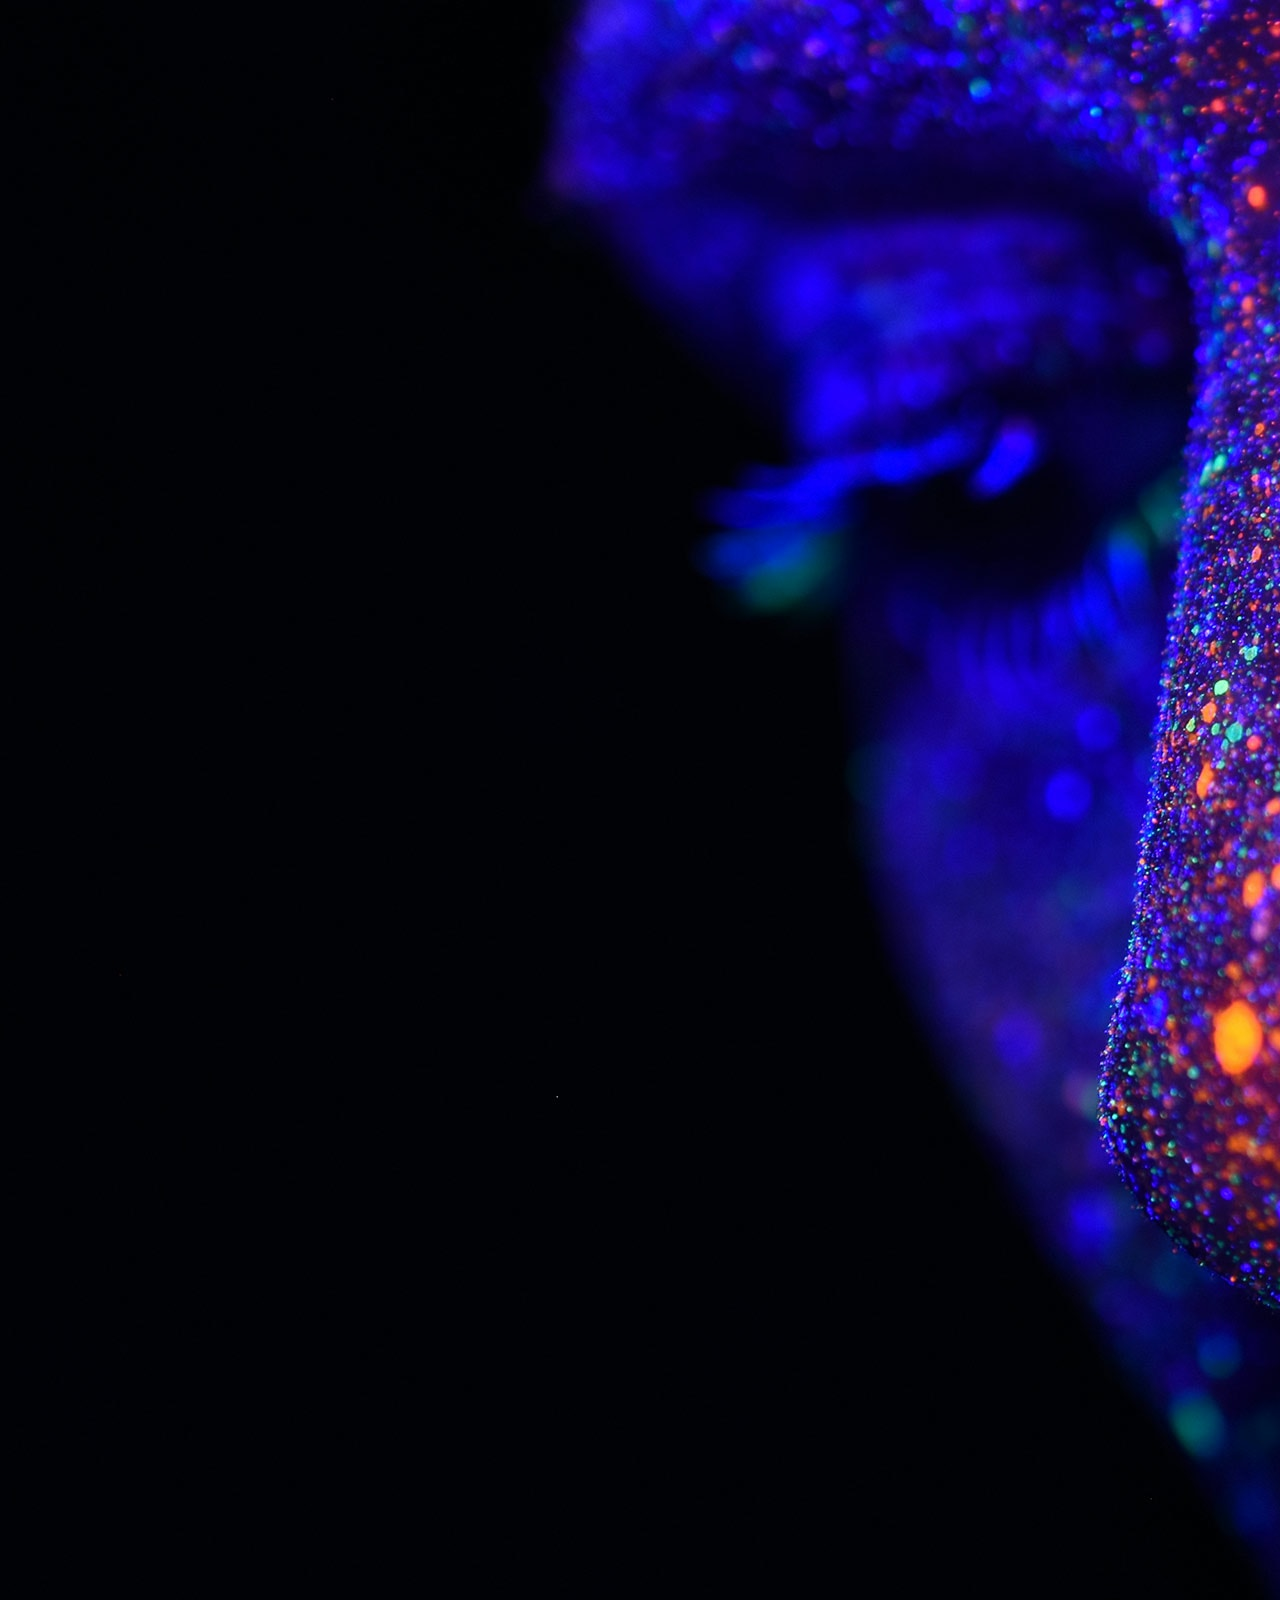
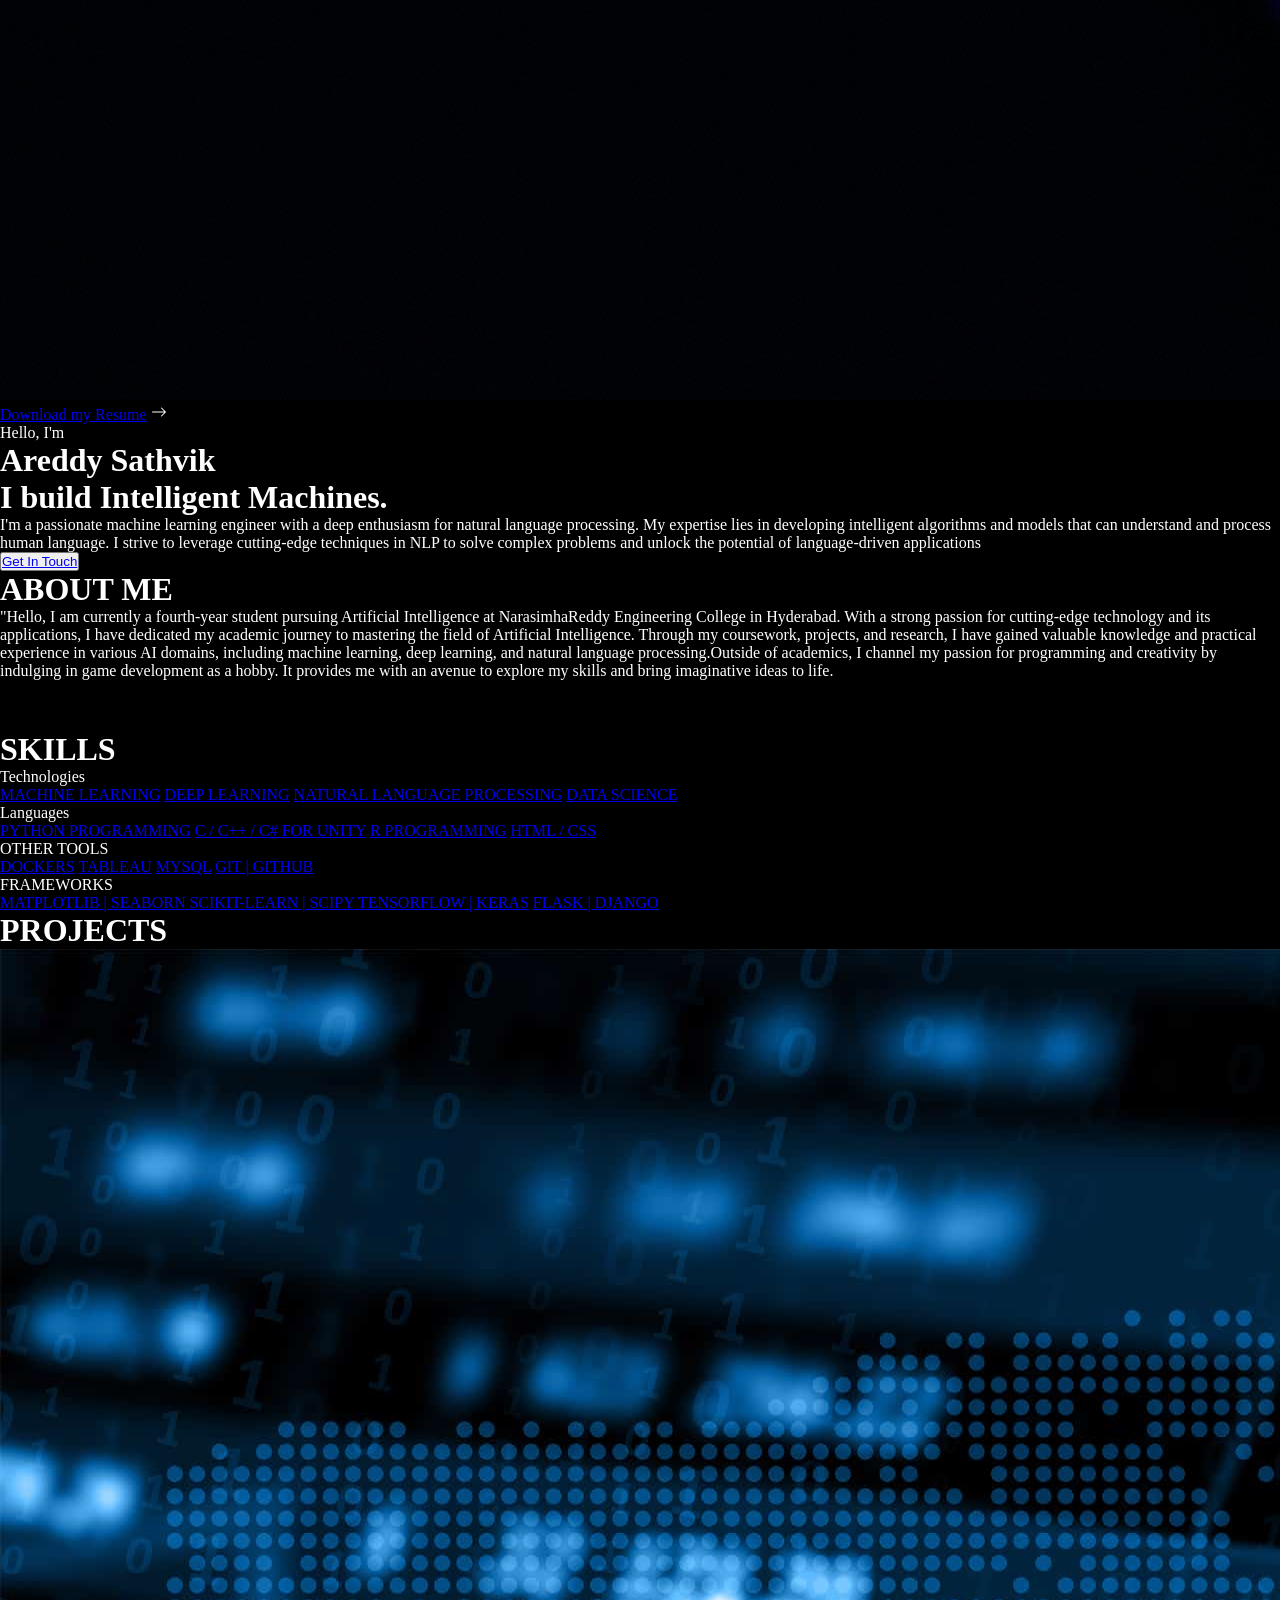
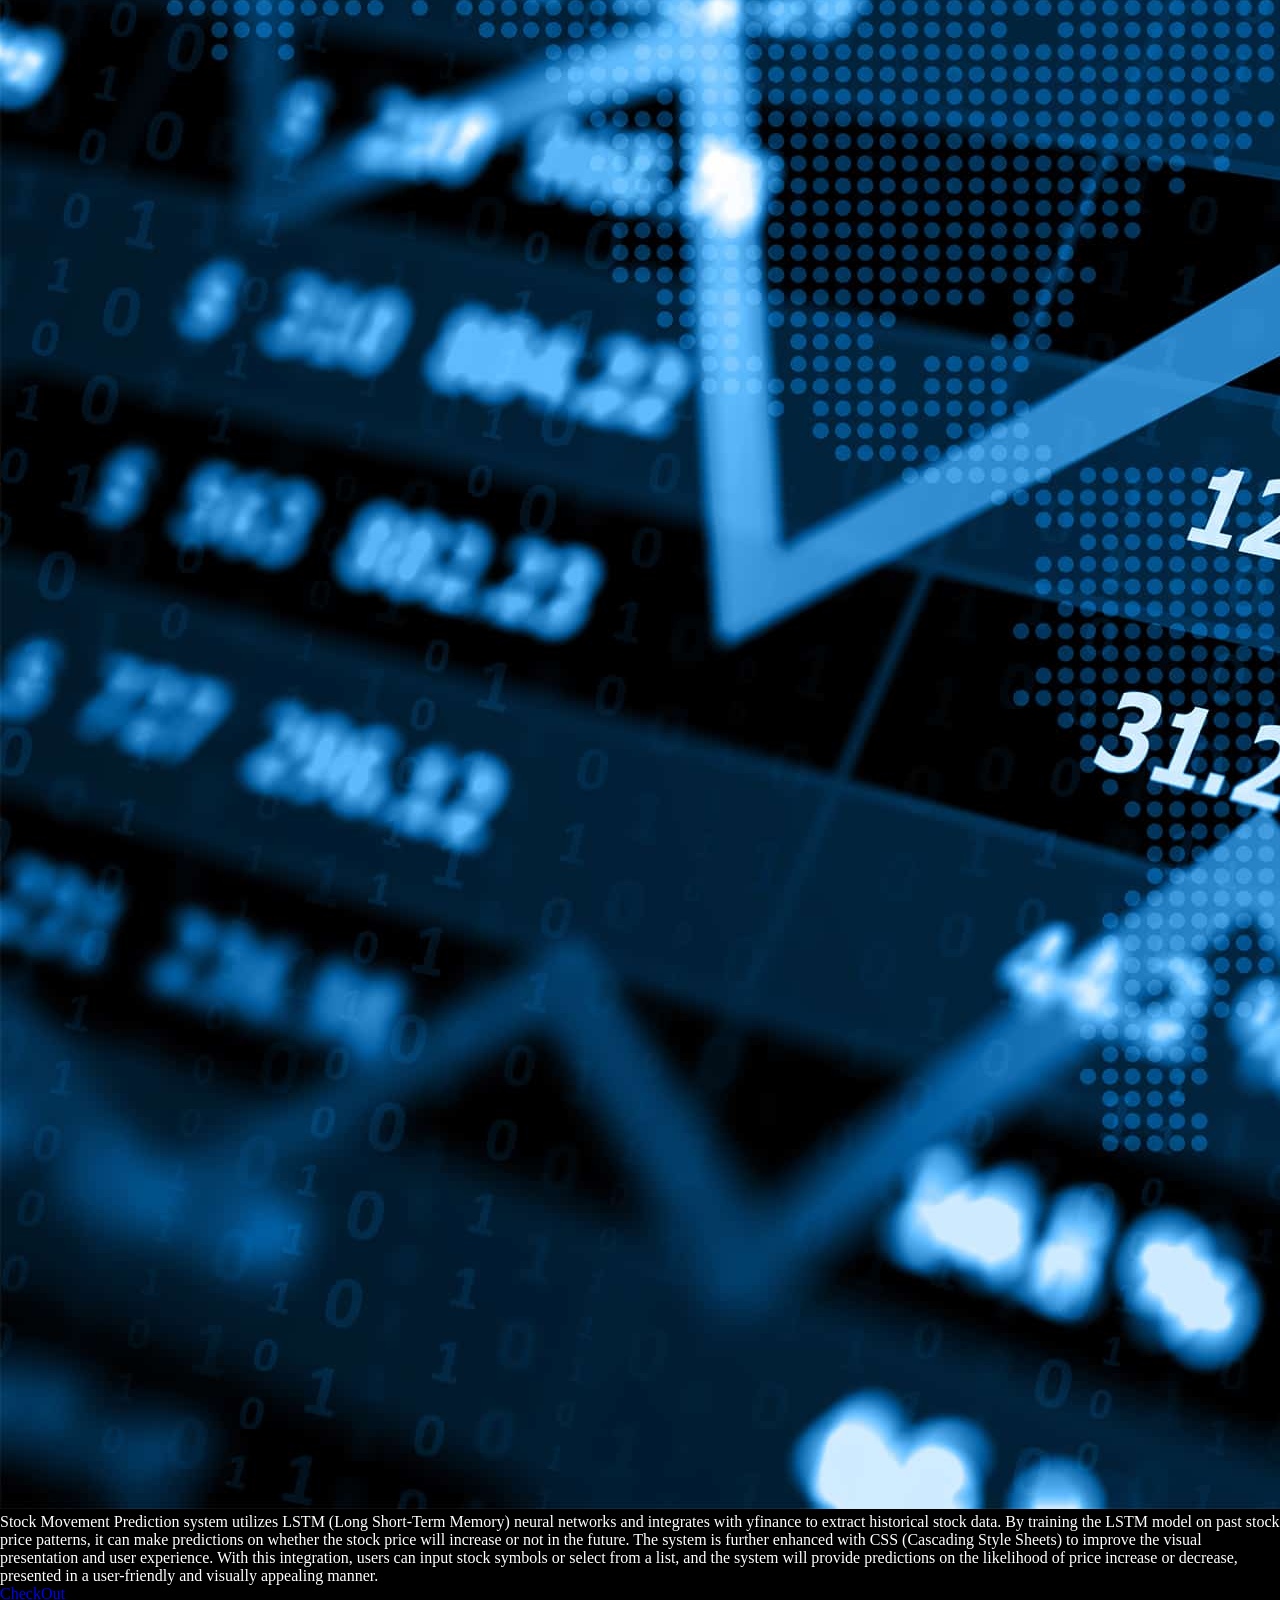
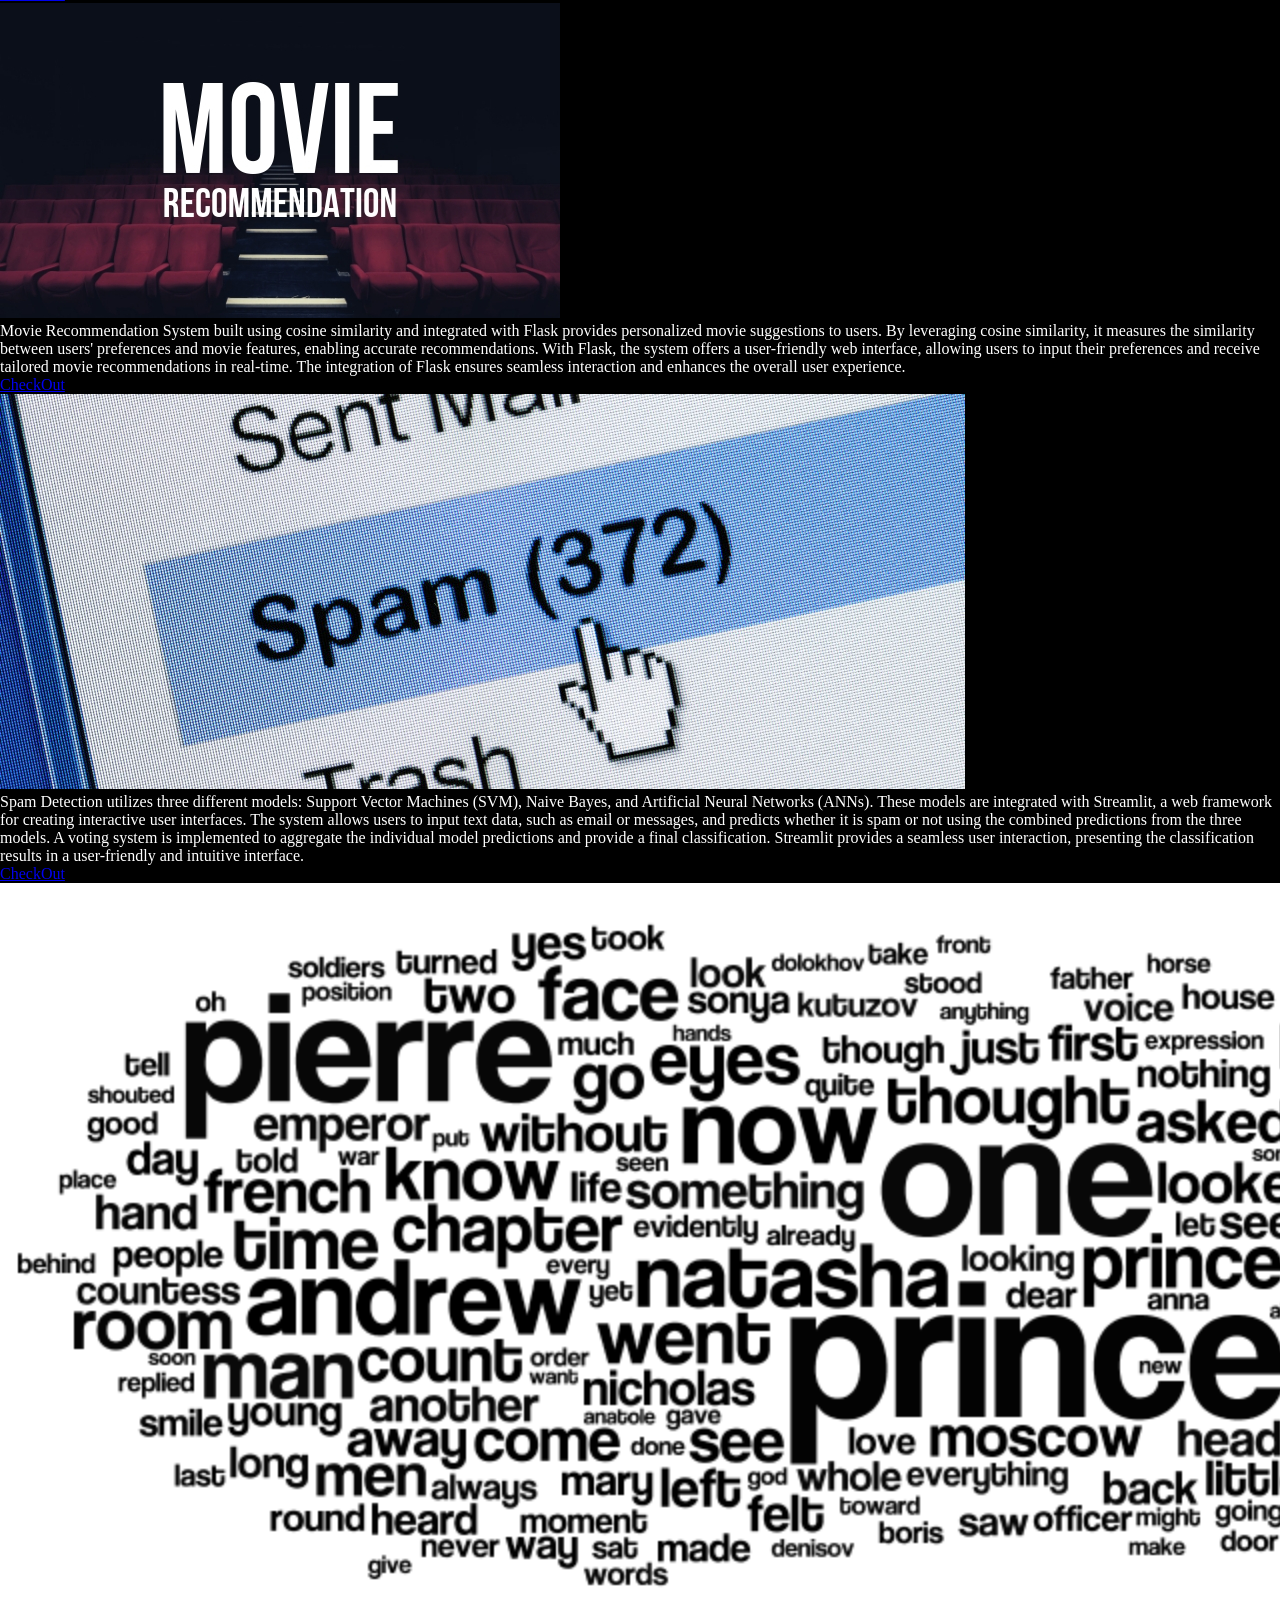
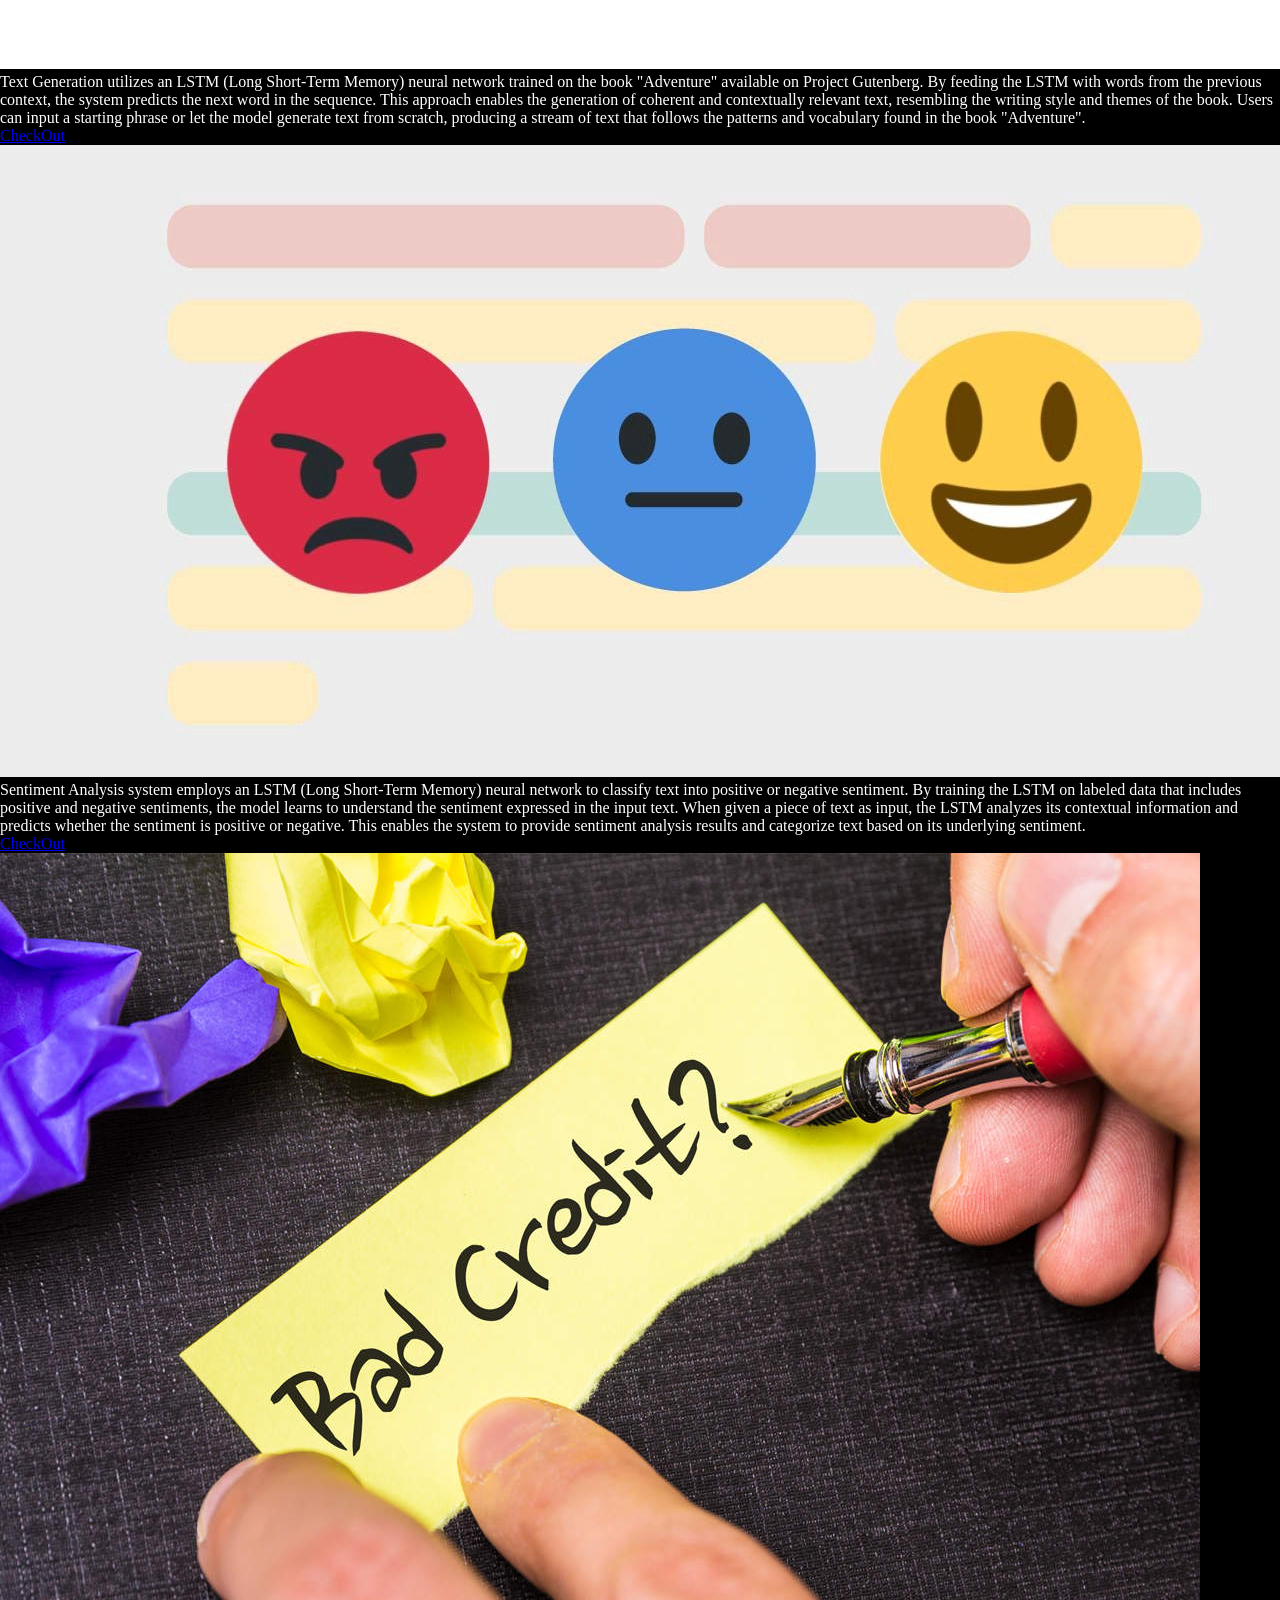
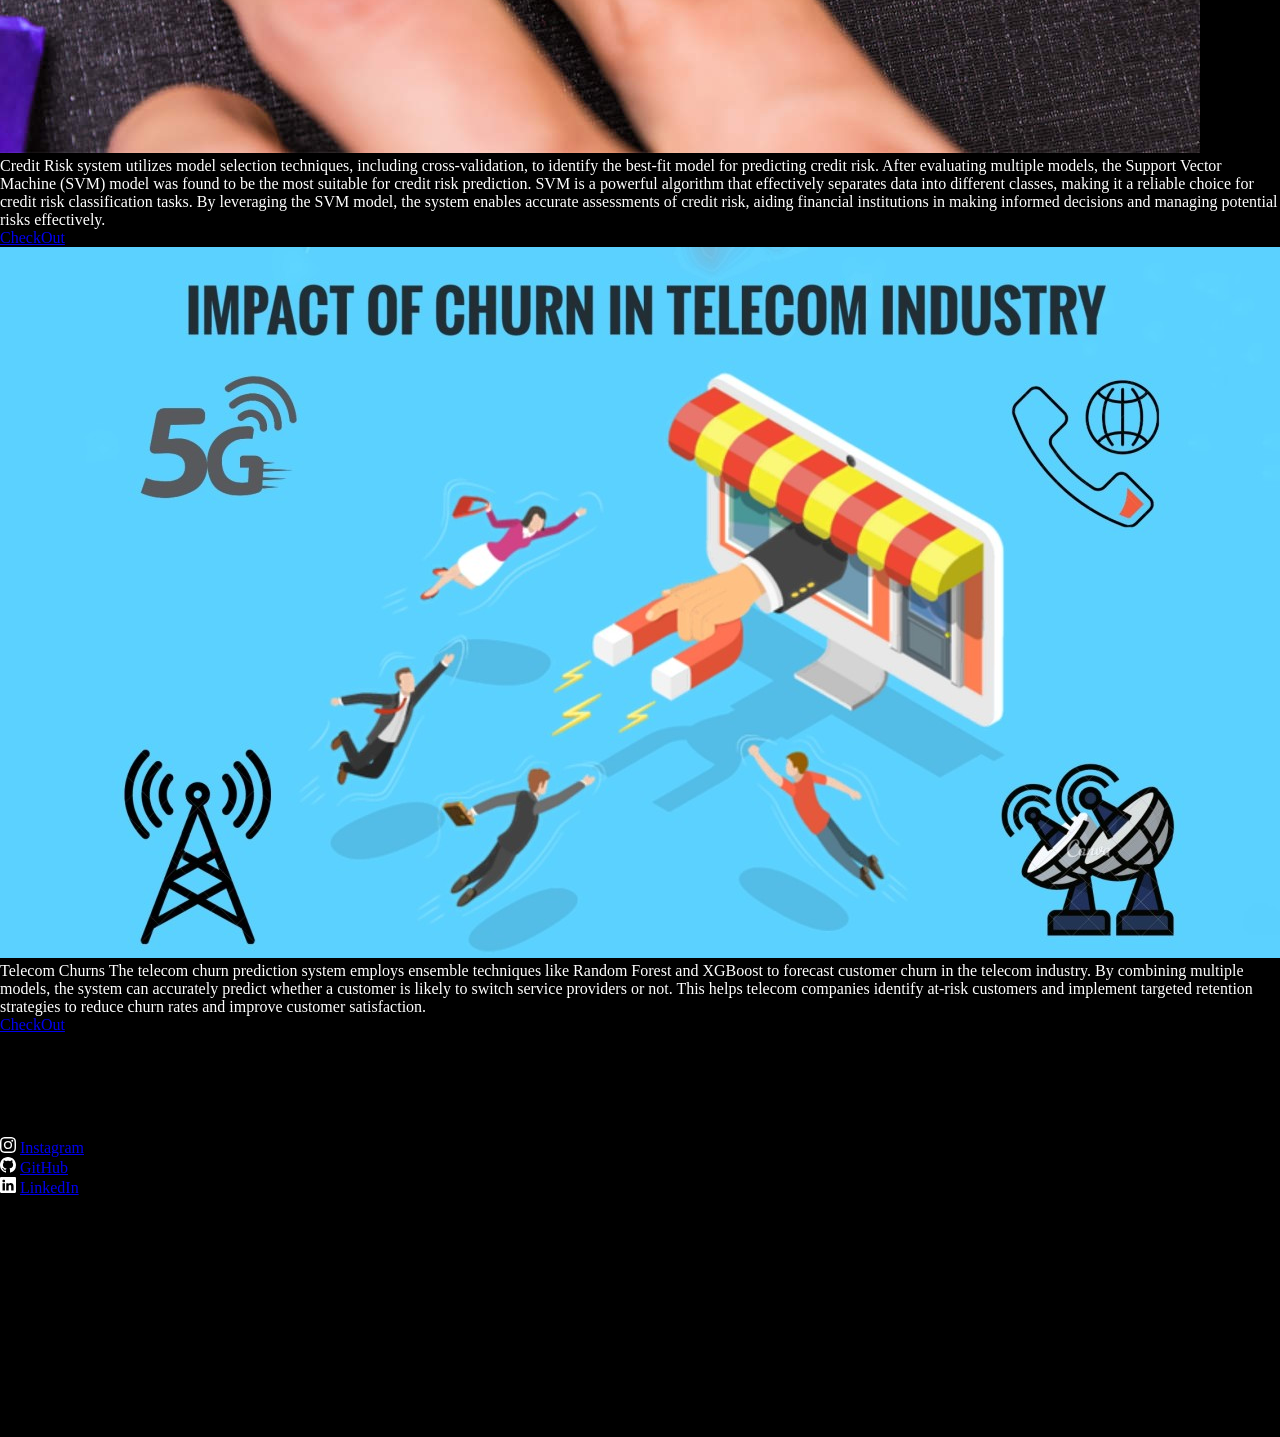
<file: Pages/index.html>
<!DOCTYPE html>
<html lang="en">
   <head>
      <meta charset="UTF-8">
      <meta name="viewport" content="width=device-width, initial-scale=1.0">
      <link rel="stylesheet" href="../CSS/style.css">
      <link rel="preconnect" href="https://fonts.googleapis.com">
      <link rel="preconnect" href="https://fonts.gstatic.com" crossorigin>
      <link href="https://fonts.googleapis.com/css2?family=Poppins:ital,wght@0,200;0,500;0,600;0,800;0,900;1,100;1,500&display=swap" rel="stylesheet">
      <link rel="preconnect" href="https://fonts.googleapis.com">
      <link rel="preconnect" href="https://fonts.gstatic.com" crossorigin>
      <link href="https://fonts.googleapis.com/css2?family=Lilita+One&display=swap" rel="stylesheet">
      <i class="bi bi-linkedin"></i>
      <i class="bi bi-instagram"></i>
      <i class="bi bi-github"></i>
      <i class="bi bi-arrow-right"></i> 
      <title>Areddy-Sathvik</title>
   </head>
   <body>
      <div class="header">
         <img src="../Static/main.jpg" alt="">
      </div>
      <div class="resume">
         <a href="../Static/AreddySATHVIKREDDY_RESUME(1).docx" download>Download my Resume</a>
         <svg xmlns="http://www.w3.org/2000/svg" width="16" height="16" fill="currentColor" class="bi bi-arrow-right" viewBox="0 0 16 16">
            <path fill-rule="evenodd" d="M1 8a.5.5 0 0 1 .5-.5h11.793l-3.147-3.146a.5.5 0 0 1 .708-.708l4 4a.5.5 0 0 1 0 .708l-4 4a.5.5 0 0 1-.708-.708L13.293 8.5H1.5A.5.5 0 0 1 1 8z"/>
         </svg>
      </div>
      <div class="name-section">
         <p>Hello, I'm</p>
         <h1 class="name_id">Areddy Sathvik</h1>
         <h1>I build Intelligent Machines.</h1>
         <p>I'm a passionate machine learning engineer with a deep enthusiasm for natural language processing.
            My expertise lies in developing intelligent algorithms and models that can understand and process human language. 
            I strive to leverage cutting-edge techniques in NLP to solve complex problems and unlock the potential of language-driven 
            applications
         </p>
         <button><a href="mailto:areddisathvik.com">Get In Touch </a></button>
      </div>
      <!-- about -->
      <div class="ABOUT">
         <h1>ABOUT ME</h1>
         <p>"Hello, I am currently a fourth-year student pursuing Artificial Intelligence at NarasimhaReddy Engineering College in Hyderabad.
            With a strong passion for cutting-edge technology and its applications, I have dedicated my
            academic journey to mastering the field of Artificial Intelligence. Through my coursework, projects, 
            and research, I have gained valuable knowledge and practical experience in various AI domains, including machine 
            learning, deep learning, and natural language processing.Outside of academics, I channel my passion for programming 
            and creativity by indulging in game development as a hobby. It provides me with an avenue to explore my skills and bring 
            imaginative ideas to life.
         </p>
      </div>
      <!-- skills -->
      <div class="skills">
      <h1>SKILLS</h1>
      <div class="contents">
         <div class="AREAS">
            <ul>
               <p>Technologies</p>
               <li>
                  <a href="https://en.wikipedia.org/wiki/Machine_learning" target="_blank">MACHINE LEARNING</a>
                  <a href="https://en.wikipedia.org/wiki/Deep_learning" target="_blank">DEEP LEARNING</a>
                  <a href="https://en.wikipedia.org/wiki/Natural_language_processing" target="_blank">NATURAL LANGUAGE PROCESSING</a>
                  <a href="https://en.wikipedia.org/wiki/Data_science" target="_blank">DATA SCIENCE</a>
               </li>
            </ul>
         </div>
         <div class="AREAS">
            <ul>
               <p>Languages</p>
               <li>
                  <a href="https://en.wikipedia.org/wiki/Python_programming" target="_blank">PYTHON PROGRAMMING</a>
                  <a href="https://en.wikipedia.org/wiki/C_programming" target="_blank">C / C++ / C# FOR UNITY</a>
                  <a href="https://en.wikipedia.org/wiki/R_programming" target="_blank">R PROGRAMMING</a>
                  <a href="https://en.wikipedia.org/wiki/HTML" target="_blank">HTML / CSS</a>
               </li>
            </ul>
         </div>
      </div>
      <div class="contents">
         <div class="AREAS">
            <ul>
               <p>OTHER TOOLS</p>
               <li>
                  <a href="https://en.wikipedia.org/wiki/Dockers" target="_blank">DOCKERS</a>
                  <a href="https://en.wikipedia.org/wiki/Tableau" target="_blank">TABLEAU</a>
                  <a href="https://en.wikipedia.org/wiki/Mysql" target="_blank">MYSQL</a>
                  <a href="https://en.wikipedia.org/wiki/Git_hub" target="_blank">GIT | GITHUB</a>
               </li>
            </ul>
         </div>
         <div class="AREAS">
            <ul>
               <p>FRAMEWORKS</p>
               <li>
                  <a href="https://en.wikipedia.org/wiki/Matplotlib" target="_blank">MATPLOTLIB | SEABORN </a>
                  <a href="https://en.wikipedia.org/wiki/Scikit-learn" target="_blank">SCIKIT-LEARN | SCIPY </a>
                  <a href="https://en.wikipedia.org/wiki/Tensorflow" target="_blank">TENSORFLOW | KERAS</a>
                  <a href="https://en.wikipedia.org/wiki/Flask" target="_blank">FLASK | DJANGO</a>
               </li>
            </ul>
         </div>
      </div>
      <!-- projects -->
      <div class="projects">
         <h1>PROJECTS</h1>
      </div>
      <div class="images">
         <div class="p1">
            <img src="../Static/stocks.jpg" alt="">
            <p><span class="highlight">Stock Movement Prediction</span> system utilizes LSTM (Long Short-Term Memory) neural networks 
               and integrates with yfinance to extract historical stock data. By training the LSTM model on past stock price patterns, it can make predictions on whether the
               stock price will increase or not in the future. The system is further enhanced with CSS (Cascading Style Sheets) to improve the visual presentation and 
               user experience. With this integration, users can input stock symbols or select from a list, and the system will provide predictions on the likelihood of price increase or decrease,
               presented in a user-friendly and visually appealing manner. <br> 
               <a href="http://areddysathvikreddy.pythonanywhere.com/" class="CheckOUT" target="_blank">CheckOut</a>
            </p>
         </div>
         <div class="p1">
            <img src="../Static/Movie-Recommendation.jpg" alt="">
            <p><span class="highlight">Movie Recommendation System</span>  built using cosine similarity and integrated with Flask 
               provides personalized movie suggestions to users. By leveraging cosine similarity, it measures the similarity between 
               users' preferences and movie features, enabling accurate recommendations. With Flask, the system offers a user-friendly web interface, allowing users to 
               input their preferences and receive tailored movie recommendations in real-time. The integration of Flask ensures seamless 
               interaction and enhances the overall user experience. <br> 
               <a href="http://areddysathvik.pythonanywhere.com/" class="CheckOUT" target="_blank">CheckOut</a>
            </p>
         </div>
         <div class="p1">
            <img src="../Static/spam.jpg" alt="">
            <p><span class="highlight">Spam Detection</span> utilizes three different models: Support Vector Machines (SVM), Naive Bayes, and
               Artificial Neural Networks (ANNs). These models are integrated with Streamlit, a web framework for creating interactive user interfaces. The system allows users
               to input text data, such as email or messages, and predicts whether it is spam or not using the combined predictions from the three models. A voting system is implemented to
               aggregate the individual model predictions and provide a final classification. Streamlit provides a seamless user interaction, presenting the classification results in a user-friendly 
               and intuitive interface. <br>
               <a href="https://github.com/areddysathvik/SPAM-CLASSIFICATION" class="CheckOUT" target="_blank">CheckOut</a>
            </p>
         </div>
         <div class="p1">
            <img src="../Static/text.png" alt="">
            <p><span class="highlight">Text Generation</span> utilizes an LSTM (Long Short-Term Memory) neural network trained on 
               the book "Adventure" available on Project Gutenberg. By feeding the LSTM with words from the previous context, the system predicts the next word 
               in the sequence. This approach enables the generation of coherent and contextually relevant text, resembling the writing style and themes of the book. Users 
               can input a starting phrase or let the model
               generate text from scratch, producing a stream of text that follows
               the patterns and vocabulary found in the book "Adventure". <br>  
               <a href="https://github.com/areddysathvik/textGeneration" class="CheckOUT" target="_blank">CheckOut</a>
            </p>
         </div>
         <div class="p1">
            <img src="../Static/sentiment.jpeg" alt="">
            <p><span class="highlight">Sentiment Analysis</span> system employs an LSTM (Long Short-Term Memory) neural network 
               to classify text into positive or negative sentiment. By training the LSTM on labeled data that includes positive
               and negative sentiments, the model learns to understand the sentiment expressed in the input text. When given a piece 
               of text as input, the LSTM analyzes its contextual information and predicts whether the sentiment is positive or negative.
               This enables the system to provide sentiment analysis results and categorize text based on its underlying sentiment.
               <br> <a href="https://github.com/areddysathvik/Sentiment-Analysis" class="CheckOUT" target="_blank">CheckOut</a>
            </p>
         </div>
         <div class="p1">
            <img src="../Static/credit-istock.jpg" alt="">
            <p><span class="highlight">Credit Risk</span> system utilizes model selection techniques, including cross-validation, 
               to identify the best-fit model for predicting credit risk. After evaluating multiple models, the Support Vector Machine (SVM) 
               model was found to be the most suitable for credit risk prediction. SVM is a powerful algorithm that effectively separates data
               into different classes, making it a reliable choice for credit risk classification tasks. By leveraging the SVM model, the system 
               enables accurate assessments of credit risk, aiding financial institutions in making informed decisions and managing potential risks
               effectively. <br> <a href="https://github.com/areddysathvik/Credit-Risk-Prediction" class="CheckOUT" target="_blank">CheckOut</a>
            </p>
         </div>
         <div class="p1">
            <img src="../Static/churns.jpg" alt="">
            <p><span class="highlight">Telecom Churns</span> The telecom churn prediction system employs ensemble techniques 
               like Random Forest and XGBoost to forecast customer churn in the telecom industry. By combining multiple models,
               the system can accurately predict whether a customer is likely to switch service providers or not. This helps telecom 
               companies identify at-risk customers and implement targeted retention strategies to reduce churn rates and improve customer
               satisfaction. <br> <a href="https://github.com/areddysathvik/Telecom_Churns_predictions" class="CheckOUT" target="_blank">CheckOut</a>
            </p>
         </div>
      </div>
      <!-- footer -->
      <footer>
         <div class="instagram">
            <svg xmlns="http://www.w3.org/2000/svg" width="16" height="16" fill="currentColor" class="bi bi-instagram" viewBox="0 0 16 16">
               <path d="M8 0C5.829 0 5.556.01 4.703.048 3.85.088 3.269.222 2.76.42a3.917 3.917 0 0 0-1.417.923A3.927 3.927 0 0 0 .42 2.76C.222 3.268.087 3.85.048 4.7.01 5.555 0 5.827 0 8.001c0 2.172.01 2.444.048 3.297.04.852.174 1.433.372 1.942.205.526.478.972.923 1.417.444.445.89.719 1.416.923.51.198 1.09.333 1.942.372C5.555 15.99 5.827 16 8 16s2.444-.01 3.298-.048c.851-.04 1.434-.174 1.943-.372a3.916 3.916 0 0 0 1.416-.923c.445-.445.718-.891.923-1.417.197-.509.332-1.09.372-1.942C15.99 10.445 16 10.173 16 8s-.01-2.445-.048-3.299c-.04-.851-.175-1.433-.372-1.941a3.926 3.926 0 0 0-.923-1.417A3.911 3.911 0 0 0 13.24.42c-.51-.198-1.092-.333-1.943-.372C10.443.01 10.172 0 7.998 0h.003zm-.717 1.442h.718c2.136 0 2.389.007 3.232.046.78.035 1.204.166 1.486.275.373.145.64.319.92.599.28.28.453.546.598.92.11.281.24.705.275 1.485.039.843.047 1.096.047 3.231s-.008 2.389-.047 3.232c-.035.78-.166 1.203-.275 1.485a2.47 2.47 0 0 1-.599.919c-.28.28-.546.453-.92.598-.28.11-.704.24-1.485.276-.843.038-1.096.047-3.232.047s-2.39-.009-3.233-.047c-.78-.036-1.203-.166-1.485-.276a2.478 2.478 0 0 1-.92-.598 2.48 2.48 0 0 1-.6-.92c-.109-.281-.24-.705-.275-1.485-.038-.843-.046-1.096-.046-3.233 0-2.136.008-2.388.046-3.231.036-.78.166-1.204.276-1.486.145-.373.319-.64.599-.92.28-.28.546-.453.92-.598.282-.11.705-.24 1.485-.276.738-.034 1.024-.044 2.515-.045v.002zm4.988 1.328a.96.96 0 1 0 0 1.92.96.96 0 0 0 0-1.92zm-4.27 1.122a4.109 4.109 0 1 0 0 8.217 4.109 4.109 0 0 0 0-8.217zm0 1.441a2.667 2.667 0 1 1 0 5.334 2.667 2.667 0 0 1 0-5.334z"/>
            </svg>
            <a href="https://www.linkedin.com/in/areddy-sathvik-reddy-602096255/ " target="_blank">Instagram</a>
         </div>
         <div class="github">
            <svg xmlns="http://www.w3.org/2000/svg" width="16" height="16" fill="currentColor" class="bi bi-github" viewBox="0 0 16 16">
               <path d="M8 0C3.58 0 0 3.58 0 8c0 3.54 2.29 6.53 5.47 7.59.4.07.55-.17.55-.38 0-.19-.01-.82-.01-1.49-2.01.37-2.53-.49-2.69-.94-.09-.23-.48-.94-.82-1.13-.28-.15-.68-.52-.01-.53.63-.01 1.08.58 1.23.82.72 1.21 1.87.87 2.33.66.07-.52.28-.87.51-1.07-1.78-.2-3.64-.89-3.64-3.95 0-.87.31-1.59.82-2.15-.08-.2-.36-1.02.08-2.12 0 0 .67-.21 2.2.82.64-.18 1.32-.27 2-.27.68 0 1.36.09 2 .27 1.53-1.04 2.2-.82 2.2-.82.44 1.1.16 1.92.08 2.12.51.56.82 1.27.82 2.15 0 3.07-1.87 3.75-3.65 3.95.29.25.54.73.54 1.48 0 1.07-.01 1.93-.01 2.2 0 .21.15.46.55.38A8.012 8.012 0 0 0 16 8c0-4.42-3.58-8-8-8z"/>
            </svg>
            <a href="https://github.com/" target="_blank">GitHub</a>
         </div>
         <div class="linkedin">
            <svg xmlns="http://www.w3.org/2000/svg" width="16" height="16" fill="currentColor" class="bi bi-linkedin" viewBox="0 0 16 16">
               <path d="M0 1.146C0 .513.526 0 1.175 0h13.65C15.474 0 16 .513 16 1.146v13.708c0 .633-.526 1.146-1.175 1.146H1.175C.526 16 0 15.487 0 14.854V1.146zm4.943 12.248V6.169H2.542v7.225h2.401zm-1.2-8.212c.837 0 1.358-.554 1.358-1.248-.015-.709-.52-1.248-1.342-1.248-.822 0-1.359.54-1.359 1.248 0 .694.521 1.248 1.327 1.248h.016zm4.908 8.212V9.359c0-.216.016-.432.08-.586.173-.431.568-.878 1.232-.878.869 0 1.216.662 1.216 1.634v3.865h2.401V9.25c0-2.22-1.184-3.252-2.764-3.252-1.274 0-1.845.7-2.165 1.193v.025h-.016a5.54 5.54 0 0 1 .016-.025V6.169h-2.4c.03.678 0 7.225 0 7.225h2.4z"/>
            </svg>
            <a href="https://www.instagram.com/gunnu_9_9_9/" target="_blank">LinkedIn</a>
         </div>
      </footer>
   </body>
</html>
</file>
<file: CSS/style.css>
* {
  margin: 0;
  padding: 0;
}

body {
  background-color: black;
  color: white;
  scroll-behavior: smooth;
}

.headings {
  margin-top: 4%;
  margin-left: 4%;
  font-size: 2.3rem;
  font-family: "Poppins";
}

.header-video {
  position: relative;
  width: 100%;
  height: 100vh;
  overflow: hidden;
}

.header-video::before {
  content: "";
  position: absolute;
  top: 0;
  left: 0;
  width: 100%;
  height: 100%;
  background: rgb(0, 0, 0);
}

.header-video::after {
  content: "";
  position: absolute;
  top: 0;
  left: 0;
  width: 100%;
  height: 100%;
  background: rgba(0, 0, 0, 0.4);
}

.header-video video {
  width: 100%;
  height: 100%;
  -o-object-fit: cover;
     object-fit: cover;
  filter: blur(5px);
  filter: contrast(1.5);
  position: absolute;
  top: 0;
  left: 0;
  z-index: 0;
}

.header-content {
  position: absolute;
  top: 50%;
  left: 50%;
  transform: translate(-50%, -50%);
  color: white;
  text-align: center;
  z-index: 2;
  width: 100%;
}
.header-content h1 {
  font-size: 13rem;
  font-family: "Qwigley", cursive;
}
.header-content h1 span {
  font-family: "montez", cursive, "Poppins";
}
.header-content p {
  font-family: "Cherry Swash", "poppins";
  font-size: 2rem;
}

.timeline {
  position: relative;
  margin-top: 3%;
  overflow: hidden;
}
.timeline .r1, .timeline .r2 {
  position: relative;
  display: flex;
  justify-content: center;
  align-items: center;
  flex-direction: column;
  height: auto;
  width: 80%;
  margin-top: 4%;
  background: url("../Static/Perlin.png");
  background-size: cover;
  background-repeat: no-repeat;
  background-position: center;
  padding: 40px;
  opacity: 0;
  transform: translateX(-100%);
  transition: opacity 0.6s ease, transform 0.6s ease;
}
.timeline .r1.in-view, .timeline .r2.in-view {
  opacity: 1;
  transform: translateX(0);
}
.timeline .r1 p, .timeline .r2 p {
  text-align: center;
  font-family: "Cherry Swash", "Poppins";
  font-size: 2rem;
}
.timeline .r1 {
  border-radius: 0 20px 20px 0; /* Rounded corners on the right side */
  margin-left: 0; /* Start from the left edge */
  margin-right: auto; /* Push to the left */
}
.timeline .r2 {
  border-radius: 20px 0 0 20px; /* Rounded corners on the left side */
  margin-left: auto; /* Push to the right */
  margin-right: 0; /* Start from the right edge */
  transform: translateX(100%); /* Start off-screen */
}

.holderprojects {
  display: flex;
  overflow-x: auto;
  overflow-y: hidden;
  padding: 20px 0;
  margin-left: 8%;
}
.holderprojects::-webkit-scrollbar {
  display: none;
}
.holderprojects .card-holder {
  flex: 0 0 auto;
  width: 400px;
  height: 450px;
  margin-right: 20px;
  background-size: cover;
  background-position: center;
  background-repeat: no-repeat;
  padding: 20px;
  border-radius: 10px;
  position: relative;
  display: flex;
  flex-direction: column;
  justify-content: center;
  align-items: center;
}
.holderprojects .card-holder::before {
  content: "";
  position: absolute;
  top: 0;
  left: 0;
  width: 100%;
  height: 100%;
  z-index: 1;
  background: rgba(0, 0, 0, 0.6);
}
.holderprojects .card-holder h3, .holderprojects .card-holder p, .holderprojects .card-holder button {
  text-align: center;
  color: #fff;
  z-index: 2;
}
.holderprojects .card-holder h3 {
  font-family: "Cherry Swash";
  font-size: 1.5rem;
  margin-top: 0;
}
.holderprojects .card-holder p {
  margin-top: 5%;
  font-family: "Cherry Swash";
  font-size: 1rem;
  margin-bottom: 10px;
}
.holderprojects .card-holder button {
  position: absolute;
  width: 80%;
  bottom: 20%;
  background: none;
  color: #fff;
  border: 1px solid white;
  padding: 10px 20px;
  border-radius: 40px;
  cursor: pointer;
  transition: background 0.3s;
  font-family: "Cherry Swash";
  font-size: 22px;
}
.holderprojects .card-holder button:hover {
  background: #ffffff;
  color: black;
}

.skills {
  overflow: hidden;
  position: relative;
  margin-top: 4%;
}
.skills .skills-slide {
  white-space: nowrap;
  animation: scroll-left 50s linear infinite;
}
.skills .skills-slide .card {
  padding: 15px 50px;
  color: black;
  margin: 0 0.6%;
  display: inline-block;
  box-shadow: 0 2px 5px rgba(69, 128, 255, 0.8);
  color: white;
  border-radius: 20px;
}
.skills .skills-slide .card p {
  font-family: "Cherry Swash";
  font-size: larger;
}

.skills-2 {
  overflow: hidden;
  position: relative;
  margin-top: 2%;
}
.skills-2 .skills-slide {
  white-space: nowrap;
  animation: scroll-right 50s linear infinite;
}
.skills-2 .skills-slide .card {
  padding: 15px 50px;
  color: black;
  margin: 0 0.6%;
  display: inline-block;
  box-shadow: 0 2px 5px rgba(69, 128, 255, 0.8);
  color: white;
  border-radius: 20px;
}
.skills-2 .skills-slide .card p {
  font-family: "Cherry Swash";
  font-size: larger;
}

@keyframes scroll-left {
  from {
    transform: translateX(0);
  }
  to {
    transform: translateX(-50%);
  }
}
@keyframes scroll-right {
  from {
    transform: translateX(-100%);
  }
  to {
    transform: translateX(0%);
  }
}
hr {
  margin-left: 4%;
  max-width: 5%;
  margin-top: 0.5%;
  height: 5px;
  background-color: #007fb5;
  border: none;
}

.about {
  margin-left: 4%;
  margin-top: 4%;
  font-family: "Cherry Swash";
  max-width: 90%;
}
.about p {
  font-size: 20px;
  font-weight: 300;
  text-align: justify;
  color: rgb(183, 201, 216);
}

footer {
  position: relative;
  height: 300px;
  margin-top: 8%;
}
footer video {
  width: 100%;
  max-height: 240px;
  -o-object-fit: cover;
     object-fit: cover;
  filter: saturate(1);
  filter: blur(20px);
  z-index: -1;
}
footer .footer-content {
  display: flex;
  gap: 40px;
  position: absolute;
  top: 40%;
  left: 50%;
  transform: translate(-50%, -50%);
  text-align: center;
  color: #fff;
  z-index: 1;
}
footer .footer-content .quick-links h2 {
  margin: 0;
  font-family: "Cherry Swash", "Poppins";
  font-size: 2rem;
}
footer .footer-content .quick-links ul {
  list-style: none;
  padding: 0;
  margin: 20px 0 0;
}
footer .footer-content .quick-links ul li {
  margin: 10px 0;
}
footer .footer-content .quick-links ul li a {
  color: #fff;
  text-decoration: none;
  font-family: "Poppins";
  font-size: 1.2rem;
}
footer .footer-content .quick-links ul li a:hover {
  text-decoration: underline;
}

.quote {
  width: 100%;
  margin-top: 0%;
  position: relative;
  text-align: center;
}
.quote p {
  font-family: "Cherry Swash" cursive;
  font-style: italic;
  font-size: 1.5rem;
}

#typing-effect {
  display: inline-block;
  border-right: 2px solid #333;
  white-space: nowrap;
  overflow: hidden;
  font-family: monospace;
  font-size: 24px;
  animation: blink-caret 0.75s step-end infinite;
}

@keyframes blink-caret {
  from, to {
    border-color: transparent;
  }
  50% {
    border-color: black;
  }
}
@media (min-width: 601px) and (max-width: 800px) {
  .header-content h1 {
    font-size: 8rem;
  }
  .header-content p {
    font-size: 0.4rem;
  }
  .headings {
    font-size: 1.6rem;
  }
  .timeline .r1, .timeline .r2 {
    width: 70%;
  }
  .timeline .r1 p, .timeline .r2 p {
    font-size: 1.2rem;
  }
  footer video {
    filter: blur(3px);
  }
  footer .footer-content .quick-links h2 {
    font-size: 1rem;
  }
  footer .footer-content .quick-links ul li a {
    font-size: 0.8rem;
  }
  .quote {
    width: 100%;
    margin-top: 0%;
    position: relative;
    text-align: center;
  }
  .quote p {
    font-family: "Cherry Swash" cursive;
    font-style: italic;
    font-size: 0.8rem;
  }
}
@media (max-width: 600px) {
  .header-video {
    position: relative;
    width: 100%;
    height: 50vh;
    overflow: hidden;
  }
  .header-content {
    position: absolute;
    top: 45%;
    left: 50%;
    transform: translate(-50%, -110%);
    color: white;
    text-align: center;
    z-index: 2;
    width: 100%;
  }
  .header-content h1 {
    font-size: 4rem;
    font-family: "Qwigley", cursive;
  }
  .header-content h1 span {
    font-family: "montez", cursive, "Poppins";
  }
  .header-content p {
    font-family: "Cherry Swash", "poppins";
    font-size: 0.8rem;
  }
  .headings {
    font-size: 1.2rem;
    margin-top: 15%;
  }
  .timeline .r1, .timeline .r2 {
    width: 70%;
    margin-bottom: 10%;
  }
  .timeline .r1 p, .timeline .r2 p {
    font-size: 0.9rem;
  }
  footer {
    margin-bottom: -8%;
    overflow: hidden;
  }
  footer video {
    filter: blur(3px);
  }
  footer .footer-content .quick-links h2 {
    font-size: 0.8rem;
  }
  footer .footer-content .quick-links ul li a {
    font-size: 0.7rem;
  }
  .quote {
    width: 100%;
    position: relative;
    text-align: center;
  }
  .quote p {
    font-family: "Cherry Swash" cursive;
    font-style: italic;
    font-size: 0.6rem;
  }
  .holderprojects {
    display: flex;
    overflow-x: auto;
    overflow-y: hidden;
    padding: 20px 0;
    margin-left: 8%;
  }
  .holderprojects::-webkit-scrollbar {
    display: none;
  }
  .holderprojects .card-holder {
    flex: 0 0 auto;
    width: 260px;
    height: 350px;
    margin-right: 20px;
    background-size: cover;
    background-position: center;
    background-repeat: no-repeat;
    padding: 20px;
    border-radius: 10px;
    box-shadow: 0 2px 5px rgba(0, 0, 0, 0.1);
    position: relative;
    display: flex;
    flex-direction: column;
    justify-content: center;
    align-items: center;
  }
  .holderprojects .card-holder::before {
    content: "";
    position: absolute;
    top: 0;
    left: 0;
    width: 100%;
    height: 100%;
    background: rgba(0, 0, 0, 0.5);
    border-radius: 10px;
    z-index: 1;
  }
  .holderprojects .card-holder h3, .holderprojects .card-holder p, .holderprojects .card-holder button {
    text-align: center;
    color: #fff;
    z-index: 2;
  }
  .holderprojects .card-holder h3 {
    font-family: "Cherry Swash";
    font-size: 1.5rem;
    margin-top: 0;
  }
  .holderprojects .card-holder p {
    font-family: "Cherry Swash";
    font-size: 0.8rem;
    margin-bottom: 10px;
  }
  .holderprojects .card-holder button {
    width: 60%;
    margin-top: 10px;
    background: none;
    color: #fff;
    border: 1px solid white;
    padding: 10px 20px;
    border-radius: 40px;
    cursor: pointer;
    transition: background 0.3s;
    font-family: "Cherry Swash";
    font-size: 0.8rem;
  }
  .holderprojects .card-holder button:hover {
    background: #ffffff;
    color: black;
  }
  .skills {
    overflow: hidden;
    position: relative;
    margin-top: 4%;
  }
  .skills .skills-slide {
    display: flex;
    white-space: nowrap;
    animation: scroll-left 50s linear infinite;
  }
  .skills .skills-slide .card {
    padding: 14px 40px;
    color: black;
    margin: 0 0.4%;
    display: inline-block;
    box-shadow: 0 2px 5px rgba(69, 128, 255, 0.8);
    color: white;
    border-radius: 20px;
  }
  .skills .skills-slide .card p {
    font-family: "Cherry Swash";
    font-size: small;
  }
  .skills-2 {
    overflow: hidden;
    position: relative;
    margin-top: 4%;
  }
  .skills-2 .skills-slide {
    display: flex;
    white-space: nowrap;
    animation: scroll-left 40s linear infinite;
  }
  .skills-2 .skills-slide .card {
    padding: 14px 40px;
    color: black;
    margin: 0 0.4%;
    display: inline-block;
    box-shadow: 0 2px 5px rgba(69, 128, 255, 0.8);
    color: white;
    border-radius: 20px;
  }
  .skills-2 .skills-slide .card p {
    font-family: "Cherry Swash";
    font-size: small;
  }
  .about p {
    font-size: 1rem;
  }
  .header-video video {
    transform: rotate(-180deg);
  }
}/*# sourceMappingURL=style.css.map */
</file>
